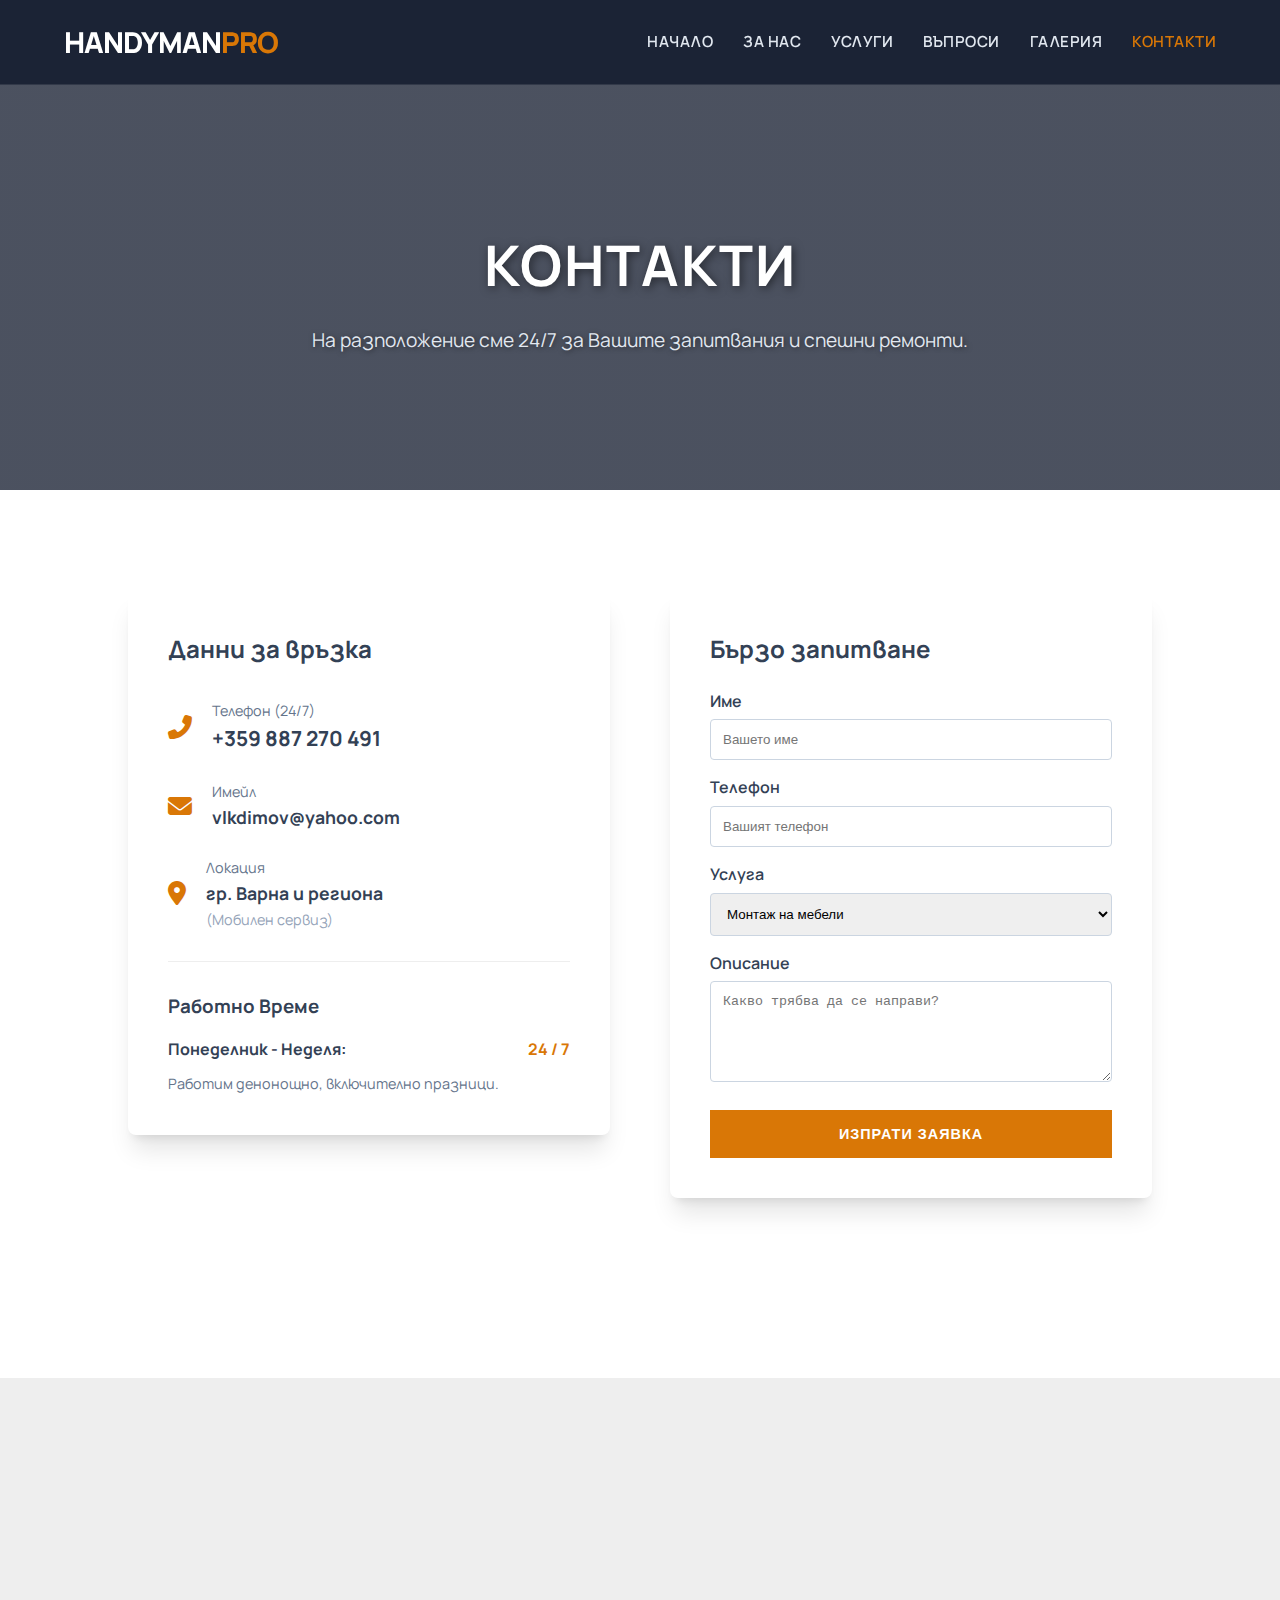
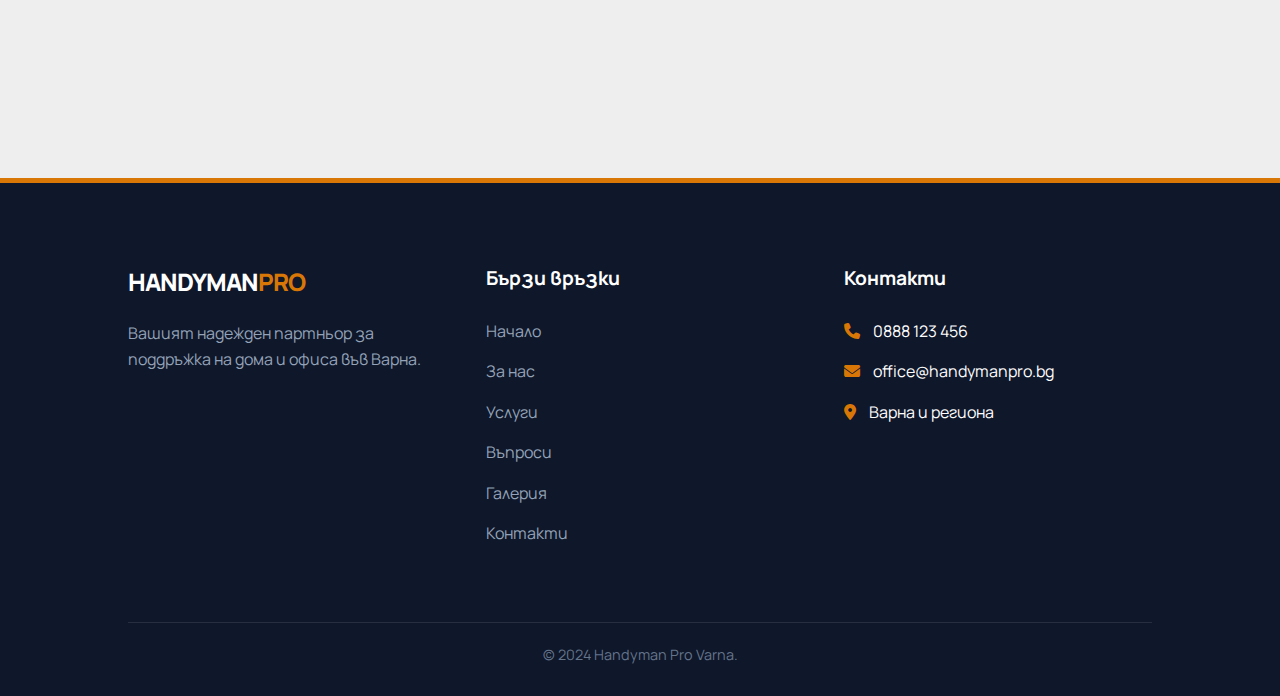
<file: contact.html>
<!DOCTYPE html>
<html lang="bg">
<head>
    <meta charset="UTF-8">
    <title>Контакти | HANDYMAN PRO</title>
    <link rel="stylesheet" href="style.css">
    <link rel="stylesheet" href="https://cdnjs.cloudflare.com/ajax/libs/font-awesome/6.4.0/css/all.min.css">
</head>
<body>
    <header>
        <a href="index.html" class="logo">HANDYMAN<span>PRO</span></a>
        <div class="mobile-menu-btn" onclick="toggleMenu()"><i class="fas fa-bars"></i></div>
        <nav><ul id="nav-links">
            <li><a href="index.html">Начало</a></li>
            <li><a href="abot.html">За Нас</a></li>
            <li><a href="services.html">Услуги</a></li>
            <li><a href="faq.html">Въпроси</a></li>
            <li><a href="portfolio.html">Галерия</a></li>
            <li><a href="contact.html" class="active">Контакти</a></li>
        </ul></nav>
    </header>

   <div class="page-header" style="background-image: linear-gradient(rgba(15, 23, 42, 0.75), rgba(15, 23, 42, 0.75)), url('https://images.unsplash.com/photo-1423666639041-f56000c27a9a?q=80&w=1920');">
    <h1>КОНТАКТИ</h1>
    <p>На разположение сме 24/7 за Вашите запитвания и спешни ремонти.</p>
</div>

    <section>
        <div class="grid-2" style="align-items: flex-start;">
            
            <div style="background: white; padding: 40px; box-shadow: var(--shadow); border-radius: 8px;">
                <h2 style="margin-bottom: 30px;">Данни за връзка</h2>
                
                <div style="margin-bottom: 25px; display: flex; align-items: center;">
                    <i class="fas fa-phone-alt" style="color: var(--accent); font-size: 1.5rem; margin-right: 20px;"></i>
                    <div>
                        <p style="color: #64748b; font-size: 0.9rem;">Телефон (24/7)</p>
                        <p style="font-size: 1.3rem; font-weight: bold;">+359 887 270 491</p>
                    </div>
                </div>

                <div style="margin-bottom: 25px; display: flex; align-items: center;">
                    <i class="fas fa-envelope" style="color: var(--accent); font-size: 1.5rem; margin-right: 20px;"></i>
                    <div>
                        <p style="color: #64748b; font-size: 0.9rem;">Имейл</p>
                        <p style="font-size: 1.1rem; font-weight: bold;">vlkdimov@yahoo.com</p>
                    </div>
                </div>

                <div style="margin-bottom: 25px; display: flex; align-items: center;">
                    <i class="fas fa-map-marker-alt" style="color: var(--accent); font-size: 1.5rem; margin-right: 20px;"></i>
                    <div>
                        <p style="color: #64748b; font-size: 0.9rem;">Локация</p>
                        <p style="font-size: 1.1rem; font-weight: bold;">гр. Варна и региона</p>
                        <p style="font-size: 0.9rem; color: #94a3b8;">(Мобилен сервиз)</p>
                    </div>
                </div>
                
                <hr style="margin: 30px 0; border: 0; border-top: 1px solid #eee;">
                
                <h3 style="margin-bottom: 15px;">Работно Време</h3>
                <div style="display: flex; justify-content: space-between; margin-bottom: 10px; font-weight: bold;">
                    <span>Понеделник - Неделя:</span>
                    <span style="color: var(--accent);">24 / 7</span>
                </div>
                <p style="color: #64748b; font-size: 0.9rem;">Работим денонощно, включително празници.</p>
            </div>

            <form action="https://formspree.io/f/mzdbqbvq" method="POST" style="background: white; padding: 40px; box-shadow: var(--shadow); border-radius: 8px;">
    <h2 style="margin-bottom: 20px;">Бързо запитване</h2>
    
    <div style="margin-bottom: 15px;">
        <label style="display: block; margin-bottom: 5px; font-weight: 600;">Име</label>
        <input type="text" name="name" required style="width: 100%; padding: 12px; border: 1px solid #cbd5e1; border-radius: 4px;" placeholder="Вашето име">
    </div>

    <div style="margin-bottom: 15px;">
        <label style="display: block; margin-bottom: 5px; font-weight: 600;">Телефон</label>
        <input type="tel" name="phone" required style="width: 100%; padding: 12px; border: 1px solid #cbd5e1; border-radius: 4px;" placeholder="Вашият телефон">
    </div>

    <div style="margin-bottom: 15px;">
        <label style="display: block; margin-bottom: 5px; font-weight: 600;">Услуга</label>
        <select name="service" style="width: 100%; padding: 12px; border: 1px solid #cbd5e1; border-radius: 4px;">
            <option value="montaj">Монтаж на мебели</option>
            <option value="handyman">Дребен ремонт (Handyman)</option>
            <option value="transport">Преместване / Транспорт</option>
            <option value="emergency">Спешна авария</option>
        </select>
    </div>

    <div style="margin-bottom: 20px;">
        <label style="display: block; margin-bottom: 5px; font-weight: 600;">Описание</label>
        <textarea name="message" rows="5" required style="width: 100%; padding: 12px; border: 1px solid #cbd5e1; border-radius: 4px; resize: vertical;" placeholder="Какво трябва да се направи?"></textarea>
    </div>

    <button type="submit" class="btn btn-primary" style="width: 100%; cursor: pointer; border: none;">ИЗПРАТИ ЗАЯВКА</button>
</form>

        </div>
    </section>

    <div style="height: 400px; background: #eee;">
        <iframe src="https://www.google.com/maps/embed?pb=!1m18!1m12!1m3!1d46487.89269450375!2d27.8767355!3d43.204666!2m3!1f0!2f0!3f0!3m2!1i1024!2i768!4f13.1!3m3!1m2!1s0x40a4538baaf3d7a1%3A0x5727941c71a58b7c!2sVarna%2C%20Bulgaria!5e0!3m2!1sen!2sbg!4v1689843211234!5m2!1sen!2sbg" width="100%" height="100%" frameborder="0" style="border:0;" allowfullscreen></iframe>
    </div>

     <footer>
        <div class="footer-grid">
            <div class="footer-col">
                <a href="#" class="logo" style="font-size: 1.5rem;">HANDYMAN<span>PRO</span></a>
                <p style="margin-top: 20px; color: #94a3b8;">
                    Вашият надежден партньор за поддръжка на дома и офиса във Варна.
                </p>
            </div>
            <div class="footer-col">
                <h4>Бързи връзки</h4>
                <ul>
                    <li><a href="index.html">Начало</a></li>
                    <li><a href="abot.html">За нас</a></li>
                    <li><a href="services.html">Услуги</a></li>
                    <li><a href="faq.html">Въпроси</a></li>
                    <li><a href="portfolio.html">Галерия</a></li>
                    <li><a href="contact.html">Контакти</a></li>
                </ul>
            </div>
            <div class="footer-col">
                <h4>Контакти</h4>
                <ul>
                    <li><i class="fas fa-phone" style="color: var(--accent); margin-right: 10px;"></i> 0888 123 456</li>
                    <li><i class="fas fa-envelope" style="color: var(--accent); margin-right: 10px;"></i> office@handymanpro.bg</li>
                    <li><i class="fas fa-map-marker-alt" style="color: var(--accent); margin-right: 10px;"></i> Варна и региона</li>
                </ul>
            </div>
        </div>
        <div style="text-align: center; border-top: 1px solid rgba(255,255,255,0.1); padding-top: 20px;">
            <p style="color: #64748b; font-size: 0.9rem;">&copy; 2024 Handyman Pro Varna.</p>
        </div>
    </footer>
    <script>function toggleMenu() { document.getElementById('nav-links').classList.toggle('active'); }</script>
</body>
</html>
</file>
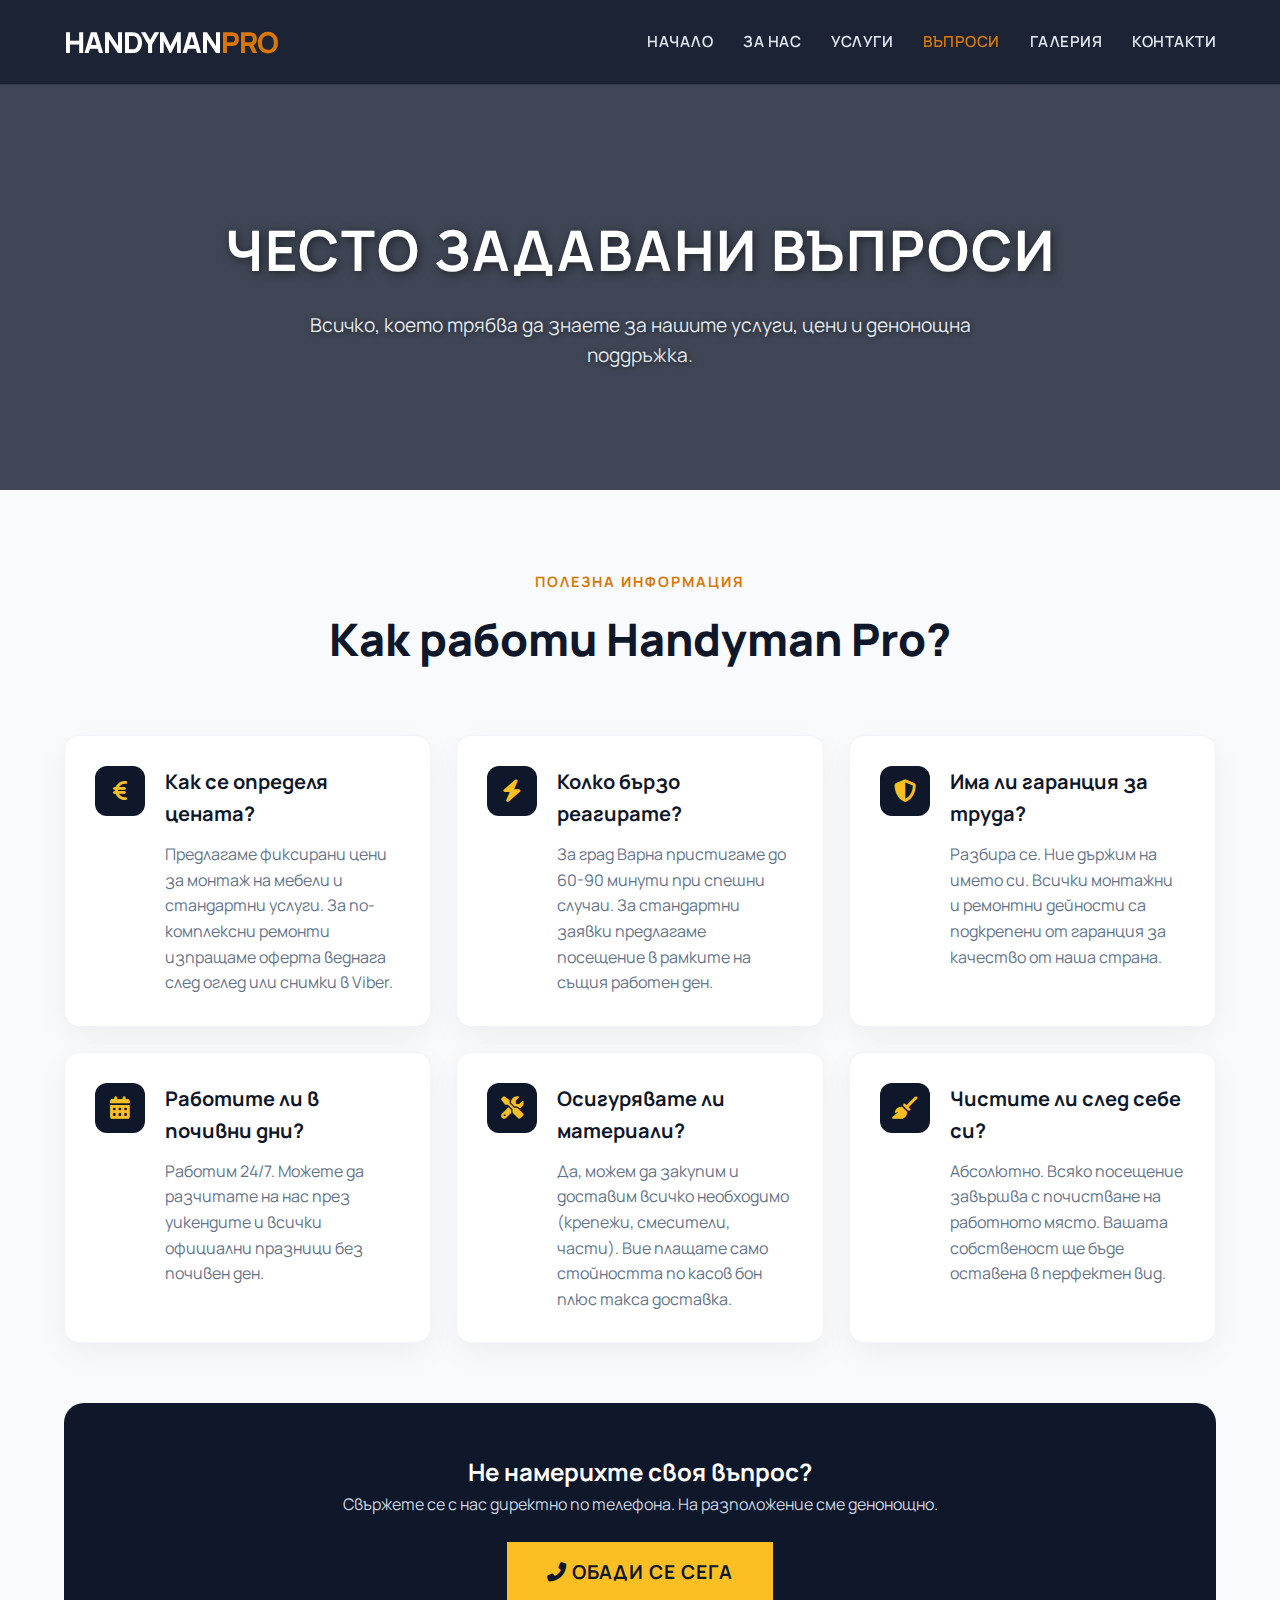
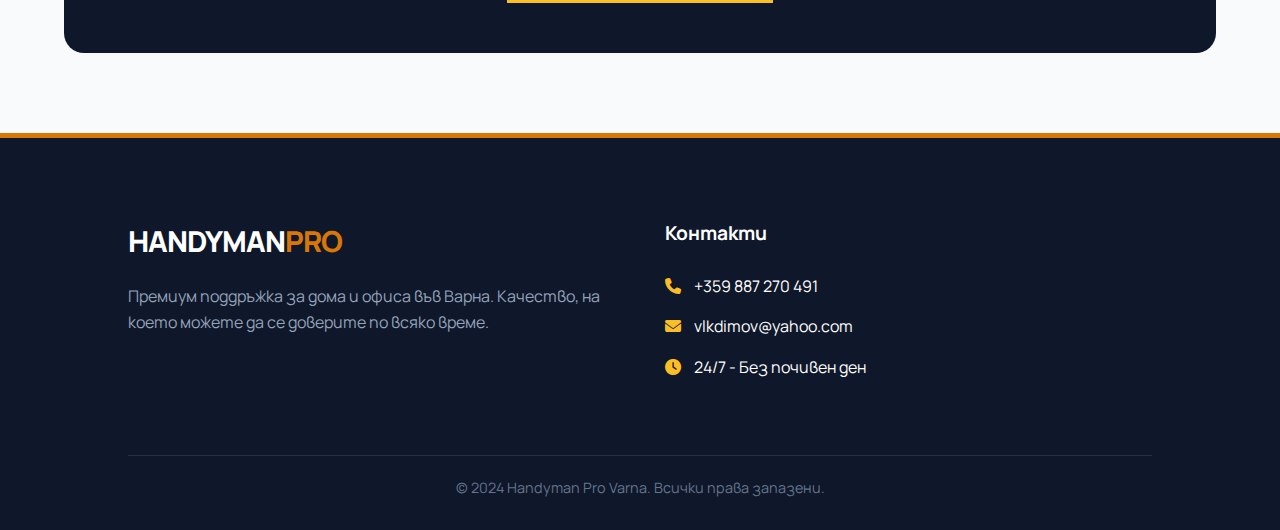
<file: faq.html>
<!DOCTYPE html>
<html lang="bg">
<head>
    <meta charset="UTF-8">
    <meta name="viewport" content="width=device-width, initial-scale=1.0">
    <title>Въпроси и Отговори | HANDYMAN PRO</title>
    <link rel="stylesheet" href="style.css">
    <link rel="stylesheet" href="https://cdnjs.cloudflare.com/ajax/libs/font-awesome/6.4.0/css/all.min.css">
    <style>
        
    </style>
</head>
<body>

    <header>
        <a href="index.html" class="logo">HANDYMAN<span>PRO</span></a>
        <div class="mobile-menu-btn" onclick="toggleMenu()">
            <i class="fas fa-bars"></i>
        </div>
        <nav>
            <ul id="nav-links">
                <li><a href="index.html">Начало</a></li>
                <li><a href="about.html">За Нас</a></li>
                <li><a href="services.html">Услуги</a></li>
                <li><a href="faq.html" class="active">Въпроси</a></li>
                <li><a href="portfolio.html">Галерия</a></li>
                <li><a href="contact.html">Контакти</a></li>
            </ul>
        </nav>
    </header>

    <div class="page-header" style="background-image: linear-gradient(rgba(15, 23, 42, 0.8), rgba(15, 23, 42, 0.8)), url('https://images.unsplash.com/photo-1503387762-592deb58ef4e?q=80&w=1920');">
        <h1>ЧЕСТО ЗАДАВАНИ ВЪПРОСИ</h1>
        <p>Всичко, което трябва да знаете за нашите услуги, цени и денонощна поддръжка.</p>
    </div>

    <section style="padding: 80px 5%; background-color: #f8fafc;">
        <div class="section-header">
            <span>Полезна Информация</span>
            <h2>Как работи Handyman Pro?</h2>
        </div>

        <div class="faq-grid">
            
            <div class="faq-card">
                <div class="faq-icon"><i class="fas fa-euro-sign"></i></div>
                <div class="faq-content">
                    <h3>Как се определя цената?</h3>
                    <p>Предлагаме фиксирани цени за монтаж на мебели и стандартни услуги. За по-комплексни ремонти изпращаме оферта веднага след оглед или снимки в Viber.</p>
                </div>
            </div>

            <div class="faq-card">
                <div class="faq-icon"><i class="fas fa-bolt"></i></div>
                <div class="faq-content">
                    <h3>Колко бързо реагирате?</h3>
                    <p>За град Варна пристигаме до 60-90 минути при спешни случаи. За стандартни заявки предлагаме посещение в рамките на същия работен ден.</p>
                </div>
            </div>

            <div class="faq-card">
                <div class="faq-icon"><i class="fas fa-shield-alt"></i></div>
                <div class="faq-content">
                    <h3>Има ли гаранция за труда?</h3>
                    <p>Разбира се. Ние държим на името си. Всички монтажни и ремонтни дейности са подкрепени от гаранция за качество от наша страна.</p>
                </div>
            </div>

            <div class="faq-card">
                <div class="faq-icon"><i class="fas fa-calendar-alt"></i></div>
                <div class="faq-content">
                    <h3>Работите ли в почивни дни?</h3>
                    <p>Работим 24/7. Можете да разчитате на нас през уикендите и всички официални празници без почивен ден.</p>
                </div>
            </div>

            <div class="faq-card">
                <div class="faq-icon"><i class="fas fa-tools"></i></div>
                <div class="faq-content">
                    <h3>Осигурявате ли материали?</h3>
                    <p>Да, можем да закупим и доставим всичко необходимо (крепежи, смесители, части). Вие плащате само стойността по касов бон плюс такса доставка.</p>
                </div>
            </div>

            <div class="faq-card">
                <div class="faq-icon"><i class="fas fa-broom"></i></div>
                <div class="faq-content">
                    <h3>Чистите ли след себе си?</h3>
                    <p>Абсолютно. Всяко посещение завършва с почистване на работното място. Вашата собственост ще бъде оставена в перфектен вид.</p>
                </div>
            </div>

        </div>

        <div class="cta-box">
            <h2>Не намерихте своя въпрос?</h2>
            <p style="margin-bottom: 25px; color: #cbd5e1;">Свържете се с нас директно по телефона. На разположение сме денонощно.</p>
            <a href="tel:+359887270491" class="btn btn-primary" style="background: #fbbf24; color: #0f172a; font-weight: bold; border: none; padding: 15px 40px; font-size: 1.2rem;">
                <i class="fas fa-phone-alt"></i> ОБАДИ СЕ СЕГА
            </a>
        </div>
    </section>

    <footer>
        <div class="footer-grid">
            <div class="footer-col">
                <a href="index.html" class="logo">HANDYMAN<span>PRO</span></a>
                <p style="margin-top: 20px; color: #94a3b8;">
                    Премиум поддръжка за дома и офиса във Варна. Качество, на което можете да се доверите по всяко време.
                </p>
            </div>
            <div class="footer-col">
                <h4>Контакти</h4>
                <ul>
                    <li><i class="fas fa-phone" style="color: #fbbf24; margin-right: 10px;"></i> +359 887 270 491</li>
                    <li><i class="fas fa-envelope" style="color: #fbbf24; margin-right: 10px;"></i> vlkdimov@yahoo.com</li>
                    <li><i class="fas fa-clock" style="color: #fbbf24; margin-right: 10px;"></i> 24/7 - Без почивен ден</li>
                </ul>
            </div>
        </div>
        <div style="text-align: center; border-top: 1px solid rgba(255,255,255,0.1); padding-top: 20px; margin-top: 40px;">
            <p style="color: #64748b; font-size: 0.9rem;">&copy; 2024 Handyman Pro Varna. Всички права запазени.</p>
        </div>
    </footer>

    <script>
        function toggleMenu() {
            document.getElementById('nav-links').classList.toggle('active');
        }
    </script>
</body>
</html>
</file>
<file: style.css>
/* --- PREMIUM CONSTRUCTION THEME --- */
@import url('https://fonts.googleapis.com/css2?family=Manrope:wght@300;400;600;800&display=swap');

:root {
    --bg-dark: #0f172a;       /* Много тъмно синьо/черно */
    --bg-light: #ffffff;
    --text-main: #334155;     /* Тъмносив текст */
    --text-light: #94a3b8;    /* Светлосив текст */
    --accent: #d97706;        /* Строително злато/Кехлибар */
    --accent-hover: #b45309;
    --glass: rgba(255, 255, 255, 0.95);
    --shadow: 0 20px 25px -5px rgba(0, 0, 0, 0.1), 0 8px 10px -6px rgba(0, 0, 0, 0.1);
}

* { margin: 0; padding: 0; box-sizing: border-box; }

body {
    font-family: 'Manrope', sans-serif;
    color: var(--text-main);
    background-color: var(--bg-light);
    line-height: 1.6;
    overflow-x: hidden;
}

/* --- NAVIGATION --- */
header {
    background: rgba(15, 23, 42, 0.95); /* Полупрозрачно тъмно */
    backdrop-filter: blur(10px);
    padding: 1.2rem 5%;
    position: sticky;
    top: 0;
    z-index: 1000;
    display: flex;
    justify-content: space-between;
    align-items: center;
    border-bottom: 1px solid rgba(255,255,255,0.1);
}

.logo {
    font-size: 1.8rem;
    font-weight: 800;
    color: white;
    text-transform: uppercase;
    text-decoration: none;
    letter-spacing: -1px;
}

.logo span { color: var(--accent); }

nav ul { display: flex; list-style: none; gap: 30px; }
nav ul li a {
    color: #e2e8f0;
    text-decoration: none;
    font-weight: 600;
    font-size: 0.95rem;
    text-transform: uppercase;
    letter-spacing: 0.5px;
    transition: all 0.3s ease;
}

nav ul li a:hover, nav ul li a.active { color: var(--accent); }
.mobile-menu-btn { display: none; color: white; font-size: 1.5rem; cursor: pointer; }

/* --- HERO SECTION (Визитката) --- */
.hero {
    height: 95vh;
    background: linear-gradient(rgba(15, 23, 42, 0.7), rgba(15, 23, 42, 0.85)), 
                url('https://images.unsplash.com/photo-1541888946425-d81bb19240f5?q=80&w=1920&auto=format&fit=crop');
    background-size: cover;
    background-position: center;
    background-attachment: fixed; /* Паралакс ефект */
    display: flex;
    align-items: center;
    padding: 0 10%;
    position: relative;
}

.hero-content {
    max-width: 800px;
    animation: fadeInUp 1s ease-out;
}

.hero h1 {
    font-size: 4.5rem; /* Огромен текст */
    line-height: 1.1;
    color: white;
    font-weight: 800;
    margin-bottom: 1.5rem;
}

.hero h1 span {
    color: var(--accent);
    display: block;
}

.hero p {
    font-size: 1.25rem;
    color: #cbd5e1;
    margin-bottom: 2.5rem;
    font-weight: 300;
    max-width: 600px;
    border-left: 3px solid var(--accent);
    padding-left: 20px;
}

/* --- BUTTONS --- */
.btn-group { display: flex; gap: 15px; }

.btn {
    padding: 16px 40px;
    font-weight: 700;
    text-transform: uppercase;
    text-decoration: none;
    transition: all 0.3s ease;
    font-size: 0.9rem;
    letter-spacing: 1px;
    display: inline-block;
}

.btn-primary {
    background-color: var(--accent);
    color: white;
    border: 2px solid var(--accent);
}

.btn-primary:hover {
    background-color: transparent;
    color: var(--accent);
}

.btn-outline {
    border: 2px solid rgba(255,255,255,0.3);
    color: white;
}

.btn-outline:hover {
    border-color: white;
    background: white;
    color: var(--bg-dark);
}

/* --- SECTIONS GENERAL --- */
section { padding: 100px 10%; }

.section-header {
    margin-bottom: 60px;
    text-align: center;
}

.section-header span {
    color: var(--accent);
    font-weight: 700;
    text-transform: uppercase;
    letter-spacing: 2px;
    font-size: 0.9rem;
    display: block;
    margin-bottom: 10px;
}

.section-header h2 {
    font-size: 2.8rem;
    color: var(--bg-dark);
    font-weight: 800;
}

/* --- SERVICES (CARDS) --- */
.services-grid {
    display: grid;
    grid-template-columns: repeat(auto-fit, minmax(300px, 1fr));
    gap: 40px;
}

.service-card {
    background: white;
    padding: 40px 30px;
    border: 1px solid #e2e8f0;
    transition: all 0.4s ease;
    position: relative;
    overflow: hidden;
}

.service-card:hover {
    transform: translateY(-10px);
    box-shadow: var(--shadow);
    border-color: var(--accent);
}

.service-card i {
    font-size: 3rem;
    color: var(--accent);
    margin-bottom: 25px;
    display: inline-block;
}

.service-card h3 {
    font-size: 1.5rem;
    margin-bottom: 15px;
    color: var(--bg-dark);
}

.service-card p {
    color: #64748b;
    font-size: 1rem;
}

/* --- STATS BAR --- */
.stats-bar {
    background-color: var(--bg-dark);
    color: white;
    display: flex;
    justify-content: space-around;
    padding: 60px 5%;
    flex-wrap: wrap;
    text-align: center;
}

.stat-item h3 { font-size: 3.5rem; color: var(--accent); margin-bottom: 5px; }
.stat-item p { text-transform: uppercase; font-size: 0.9rem; letter-spacing: 1px; color: #94a3b8; }

/* --- FOOTER --- */
footer {
    background-color: var(--bg-dark);
    color: white;
    padding: 80px 10% 30px;
    border-top: 5px solid var(--accent);
}

.footer-grid {
    display: grid;
    grid-template-columns: repeat(auto-fit, minmax(250px, 1fr));
    gap: 50px;
    margin-bottom: 60px;
}

.footer-col h4 {
    font-size: 1.2rem;
    margin-bottom: 25px;
    color: white;
}

.footer-col ul { list-style: none; }
.footer-col ul li { margin-bottom: 15px; }
.footer-col ul li a { color: #94a3b8; text-decoration: none; transition: 0.3s; }
.footer-col ul li a:hover { color: var(--accent); padding-left: 5px; }

/* --- ANIMATIONS --- */
@keyframes fadeInUp {
    from { opacity: 0; transform: translateY(40px); }
    to { opacity: 1; transform: translateY(0); }
}

/* --- RESPONSIVE --- */
@media (max-width: 768px) {
    header { padding: 1rem 5%; }
    .hero h1 { font-size: 2.8rem; }
    nav ul {
        display: none;
        position: absolute;
        top: 100%; left: 0; width: 100%;
        background: var(--bg-dark);
        flex-direction: column;
        padding: 30px;
        gap: 20px;
        text-align: center;
    }
    nav ul.active { display: flex; }
    .mobile-menu-btn { display: block; }
    .stats-bar { gap: 30px; }
}
/* --- ДОБАВКА ЗА ВЪТРЕШНИ СТРАНИЦИ --- */
.page-header {
    height: 50vh; /* Височина на заглавната част */
    background: linear-gradient(rgba(15, 23, 42, 0.8), rgba(15, 23, 42, 0.9)), 
                url('https://images.unsplash.com/photo-1503387762-592deb58ef4e?q=80&w=1920');
    background-size: cover;
    background-position: center;
    background-attachment: fixed;
    display: flex;
    flex-direction: column;
    justify-content: center;
    align-items: center;
    text-align: center;
    color: white;
    margin-bottom: 0;
}

.page-header h1 { font-size: 3.5rem; margin-bottom: 15px; }
.page-header p { font-size: 1.2rem; color: #cbd5e1; max-width: 600px; }

/* Grid за текст + снимка */
.grid-2 { 
    display: grid; 
    grid-template-columns: repeat(auto-fit, minmax(400px, 1fr)); 
    gap: 60px; 
    align-items: center; 
    margin-bottom: 80px;
}
.grid-2 img { width: 100%; border-radius: 5px; box-shadow: var(--shadow); }

/* Списъци с тикчета */
.check-list li { margin-bottom: 15px; display: flex; align-items: center; font-size: 1.1rem; color: var(--text-main); }
.check-list i { color: var(--accent); margin-right: 15px; background: rgba(217, 119, 6, 0.1); padding: 5px; border-radius: 50%; }

/* Accordion за FAQ */
details { background: white; margin-bottom: 15px; border: 1px solid #e2e8f0; border-radius: 5px; overflow: hidden; }
summary { padding: 20px; cursor: pointer; font-weight: 700; background: #f8fafc; list-style: none; display: flex; justify-content: space-between; align-items: center; }
summary::after { content: '+'; font-size: 1.5rem; color: var(--accent); }
details[open] summary::after { content: '-'; }
details p { padding: 20px; color: #64748b; border-top: 1px solid #e2e8f0; }

.page-header {
    height: 45vh; /* Малко по-ниска и елегантна височина */
    position: relative;
    background-size: cover;
    background-position: center;
    background-attachment: fixed;
    display: flex;
    flex-direction: column;
    justify-content: center;
    align-items: center;
    text-align: center;
    color: white;
    padding: 0 20px;
    /* Тъмен филтър върху цялата снимка */
    background-image: linear-gradient(rgba(15, 23, 42, 0.7), rgba(15, 23, 42, 0.8));
}

/* Добавяме сянка на самия текст за още по-добра четимост */
.page-header h1 {
    font-size: clamp(2.5rem, 5vw, 3.5rem);
    margin-bottom: 15px;
    text-shadow: 2px 2px 10px rgba(0,0,0,0.5);
    text-transform: uppercase;
    letter-spacing: 2px;
}

.page-header p {
    font-size: 1.2rem;
    color: #e2e8f0;
    max-width: 700px;
    text-shadow: 1px 1px 5px rgba(0,0,0,0.5);
}

/* Добави това в style.css, за да изглеждат всички снимки в сайта по-премиум */
section img {
    filter: brightness(0.9) contrast(1.1);
    transition: 0.3s ease;
}

section img:hover {
    filter: brightness(1); /* Снимката светва леко, когато минеш с мишката */
}
/* Специфични стилове за тази страница, ако не искаш да пипаш style.css */
        .faq-grid {
            display: grid;
            grid-template-columns: repeat(auto-fit, minmax(350px, 1fr));
            gap: 25px;
            max-width: 1200px;
            margin: 0 auto;
        }

        .faq-card {
            background: #ffffff;
            padding: 30px;
            border-radius: 15px;
            display: flex;
            gap: 20px;
            box-shadow: 0 10px 30px rgba(0,0,0,0.05);
            transition: all 0.3s ease;
            border: 1px solid #f1f5f9;
        }

        .faq-card:hover {
            transform: translateY(-10px);
            box-shadow: 0 20px 40px rgba(15, 23, 42, 0.1);
            border-color: var(--accent);
        }

        .faq-icon {
            background: #0f172a; /* Тъмносин цвят за контраст */
            color: #fbbf24;    /* Златисто/Жълто акцент */
            width: 50px;
            height: 50px;
            border-radius: 12px;
            display: flex;
            align-items: center;
            justify-content: center;
            font-size: 1.4rem;
            flex-shrink: 0;
        }

        .faq-content h3 {
            margin-bottom: 12px;
            color: #0f172a;
            font-size: 1.25rem;
            font-weight: 700;
        }

        .faq-content p {
            color: #64748b;
            line-height: 1.6;
            font-size: 1rem;
            margin: 0;
        }

        .cta-box {
            background: #0f172a;
            color: white;
            text-align: center;
            padding: 50px;
            border-radius: 20px;
            margin-top: 60px;
        }
</file>
